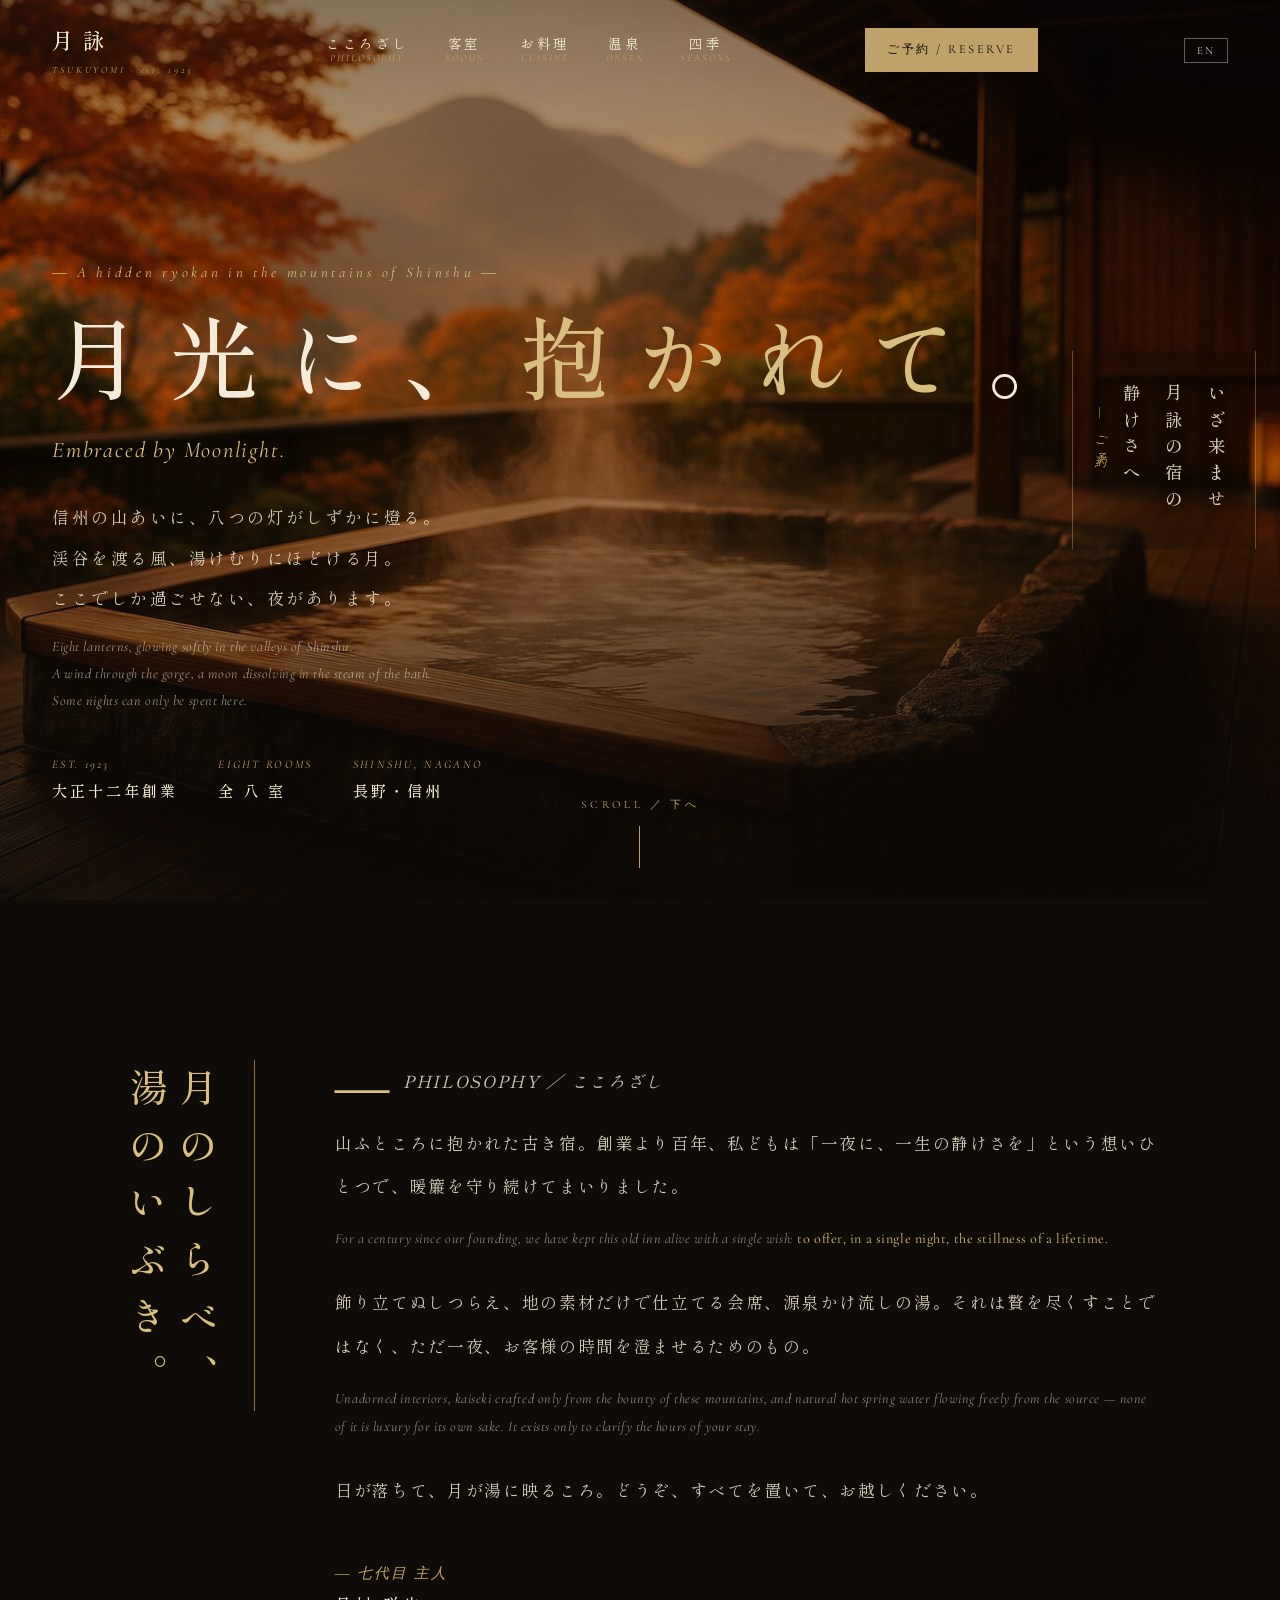
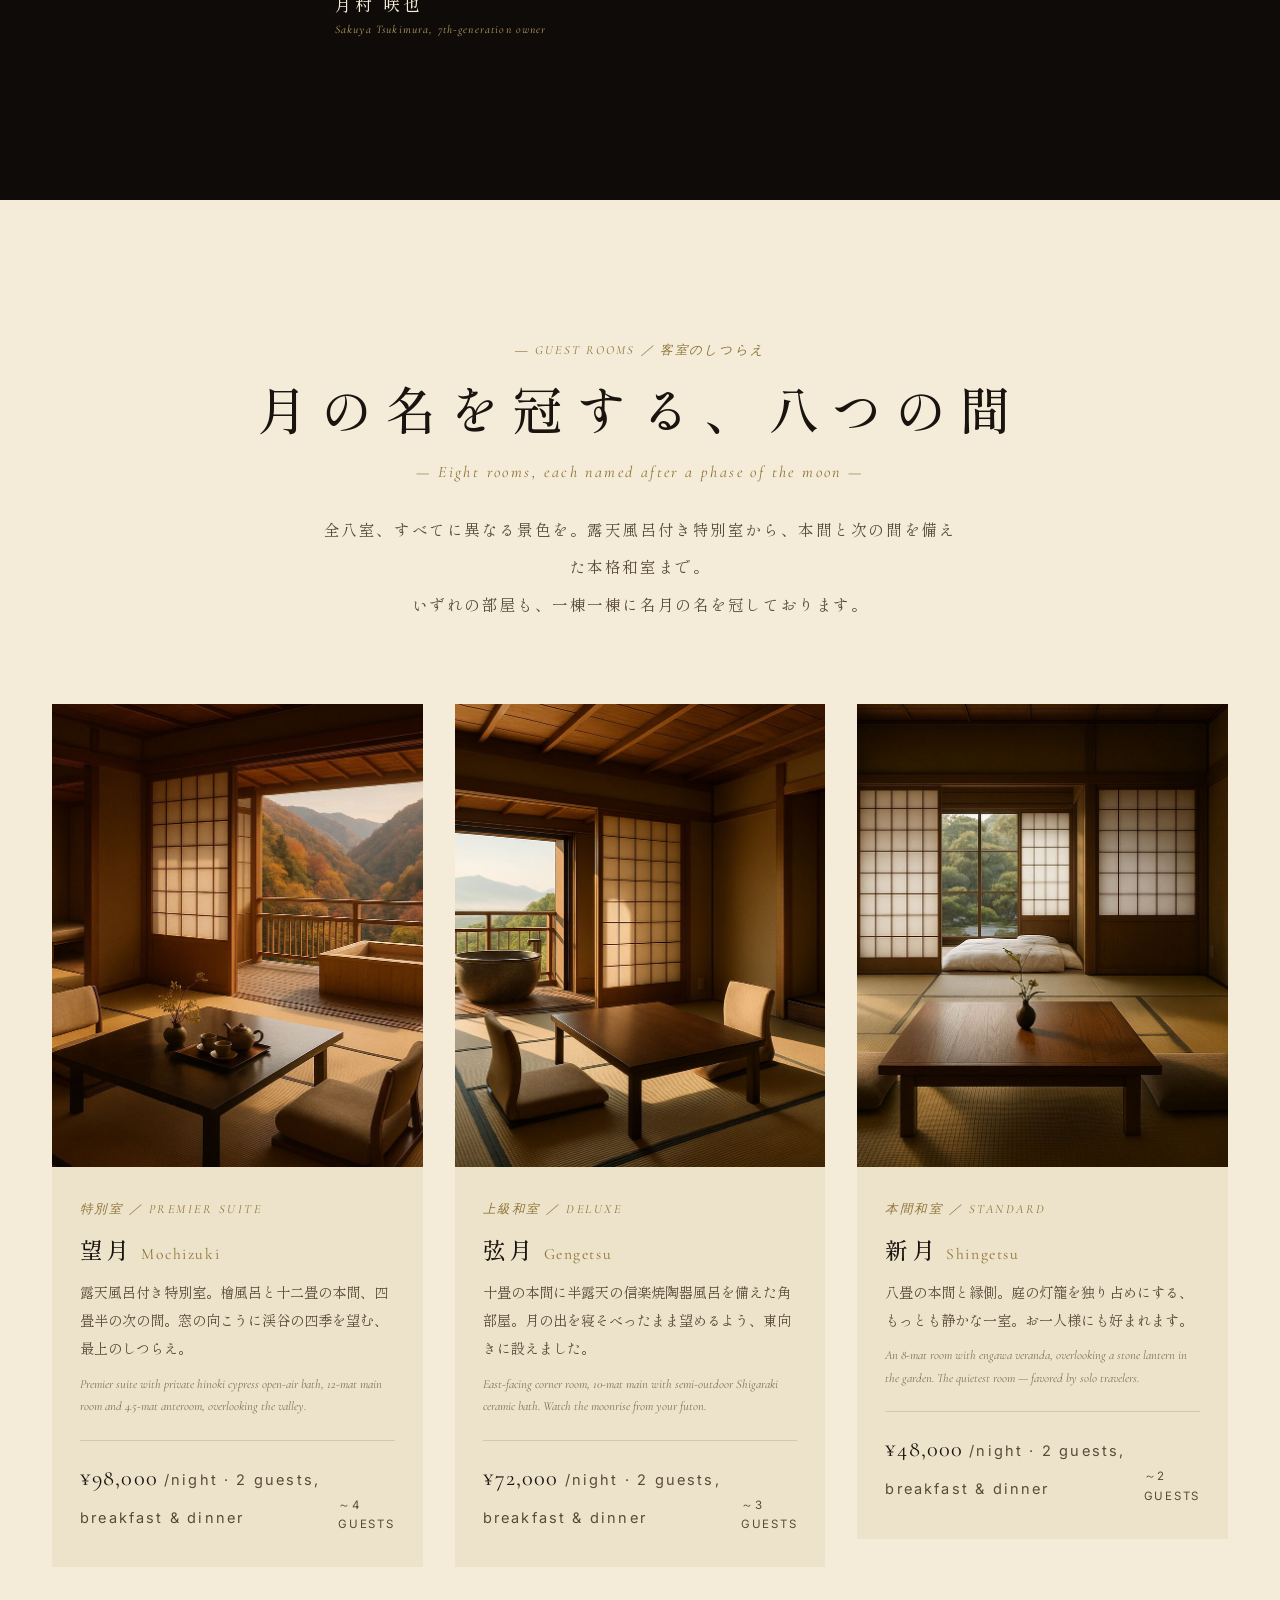
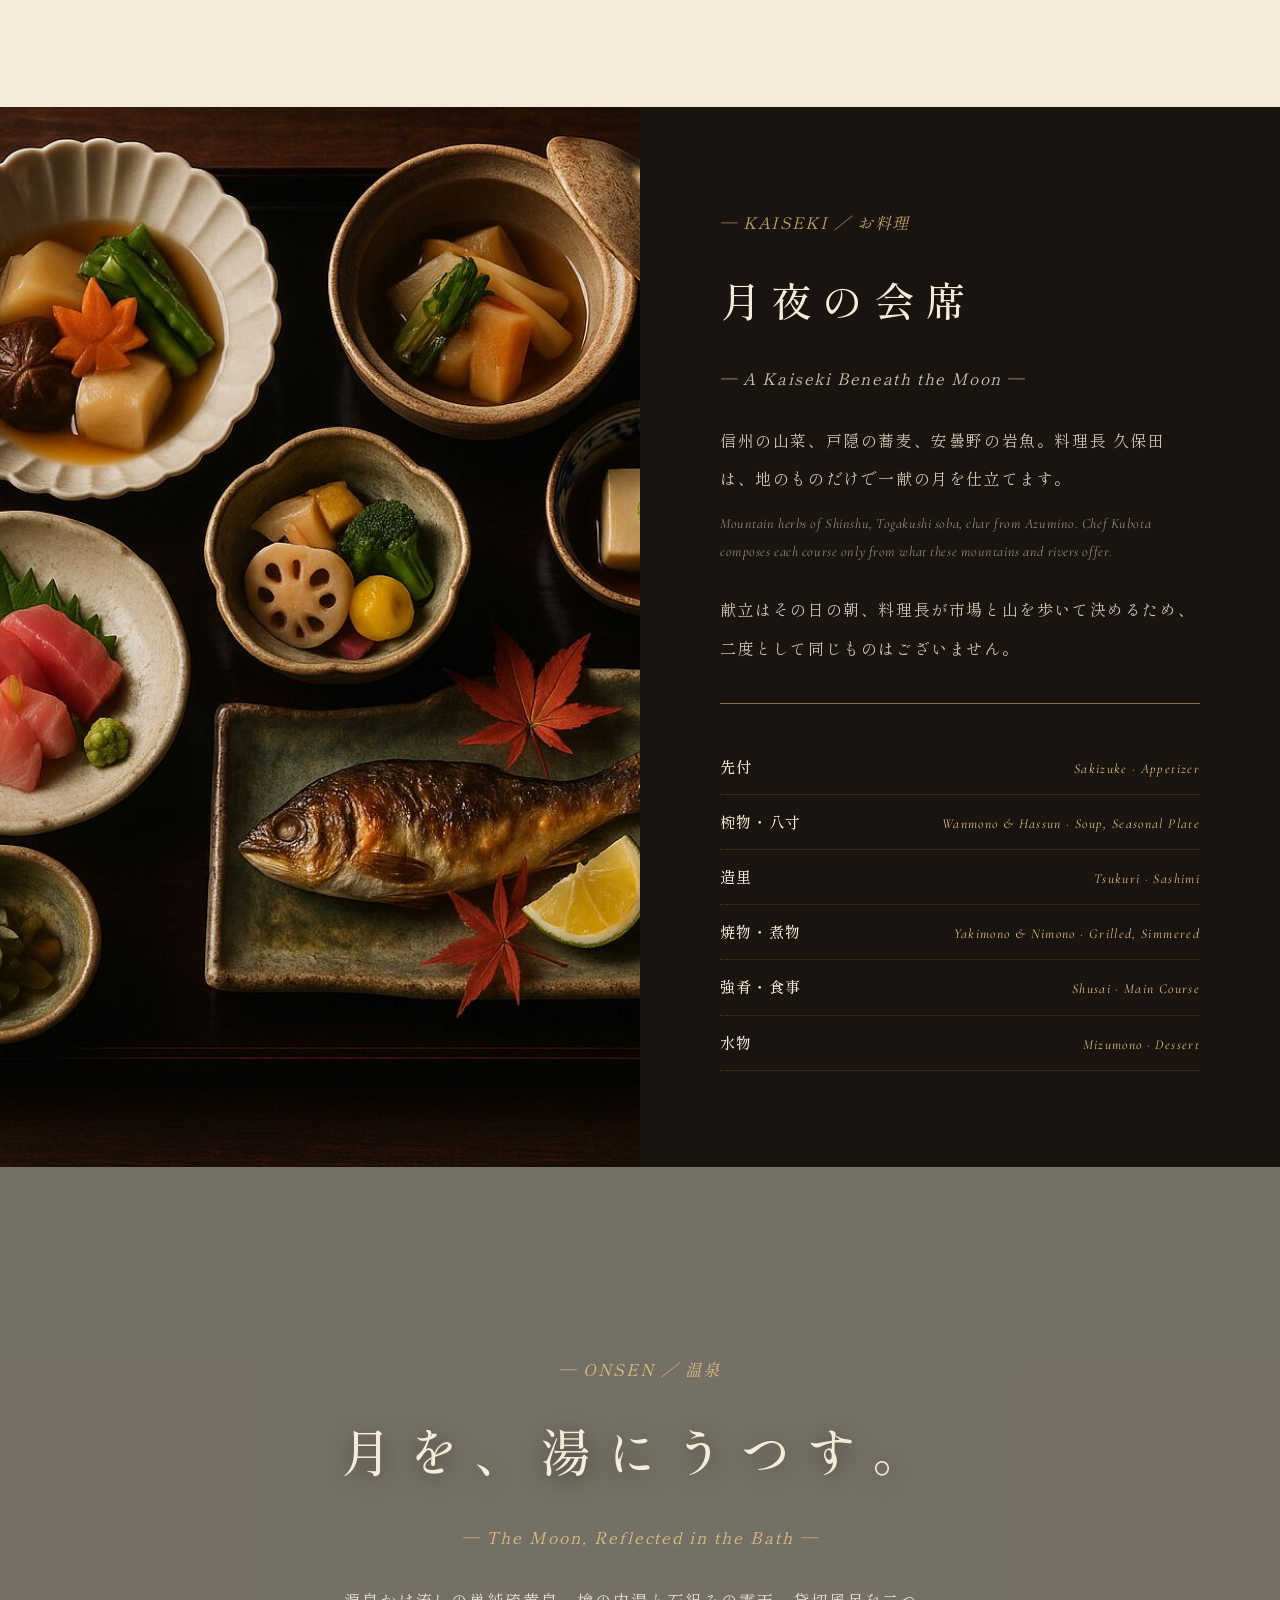
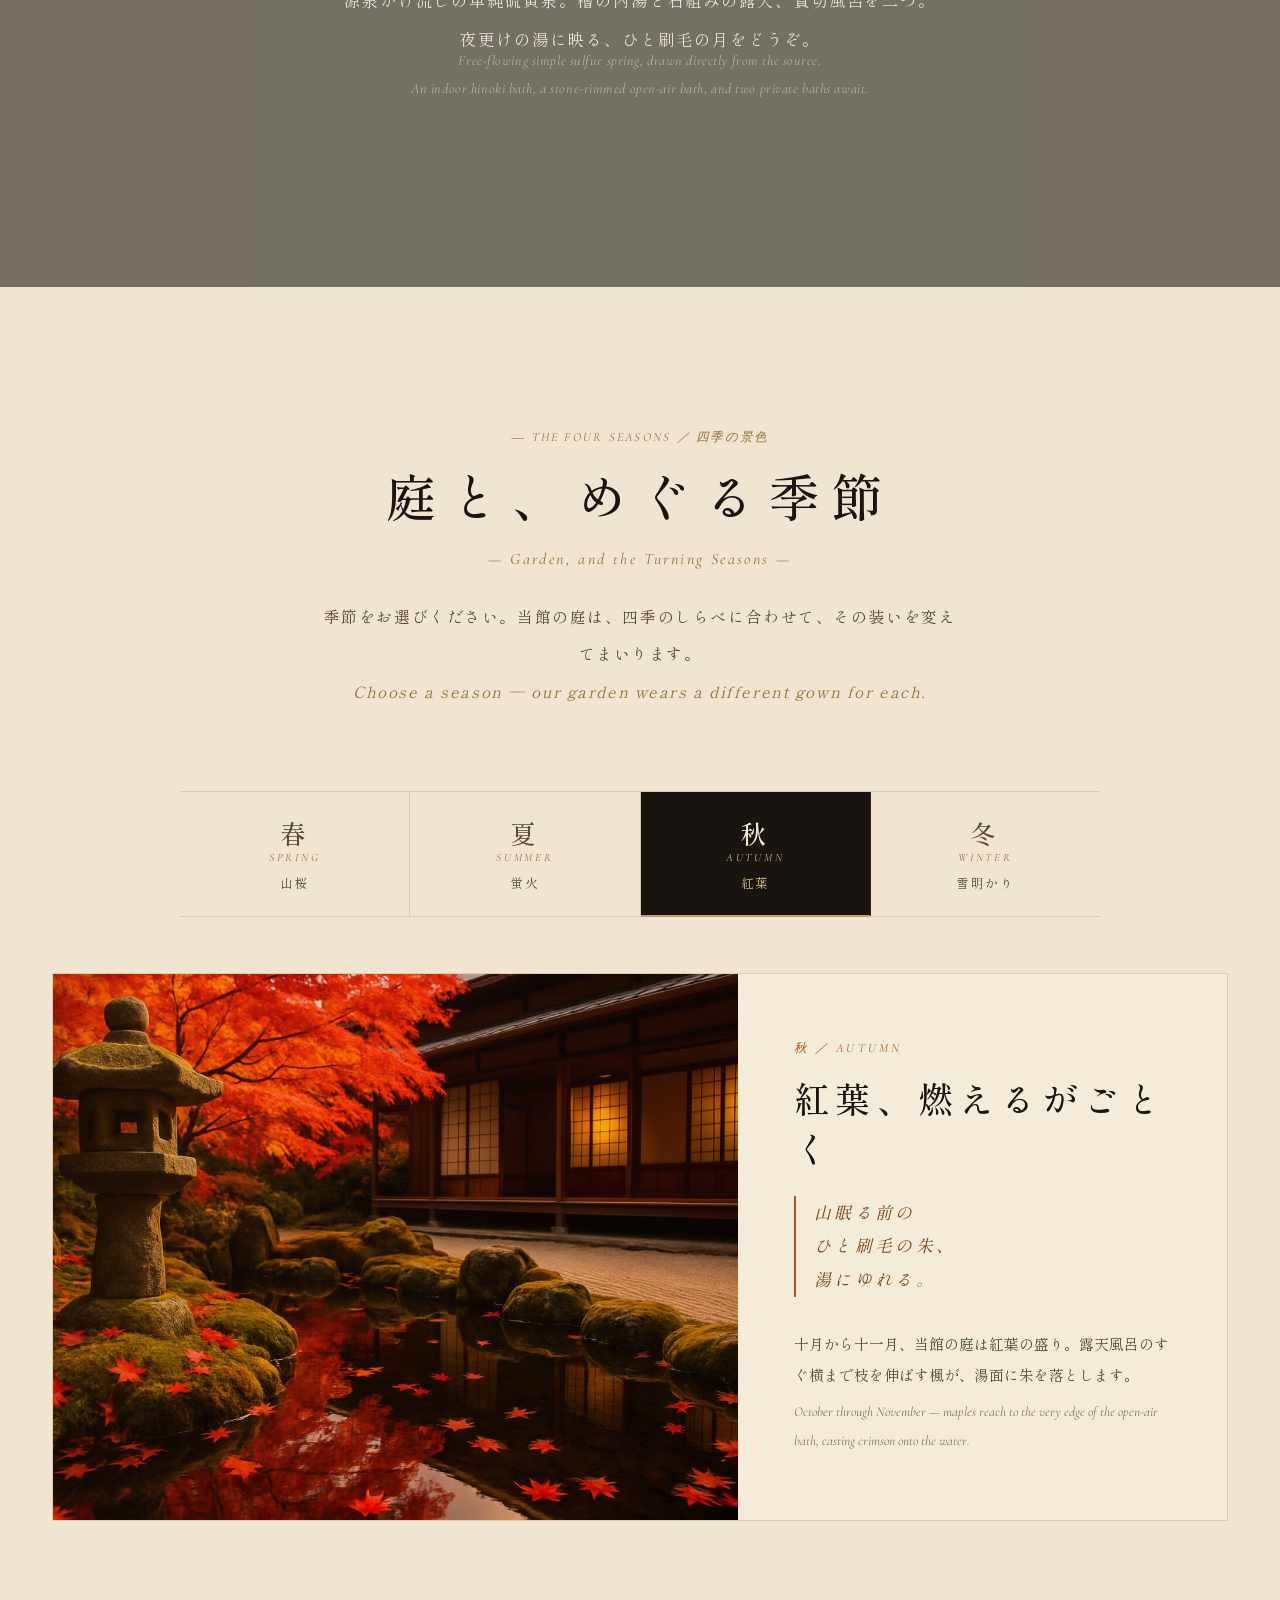
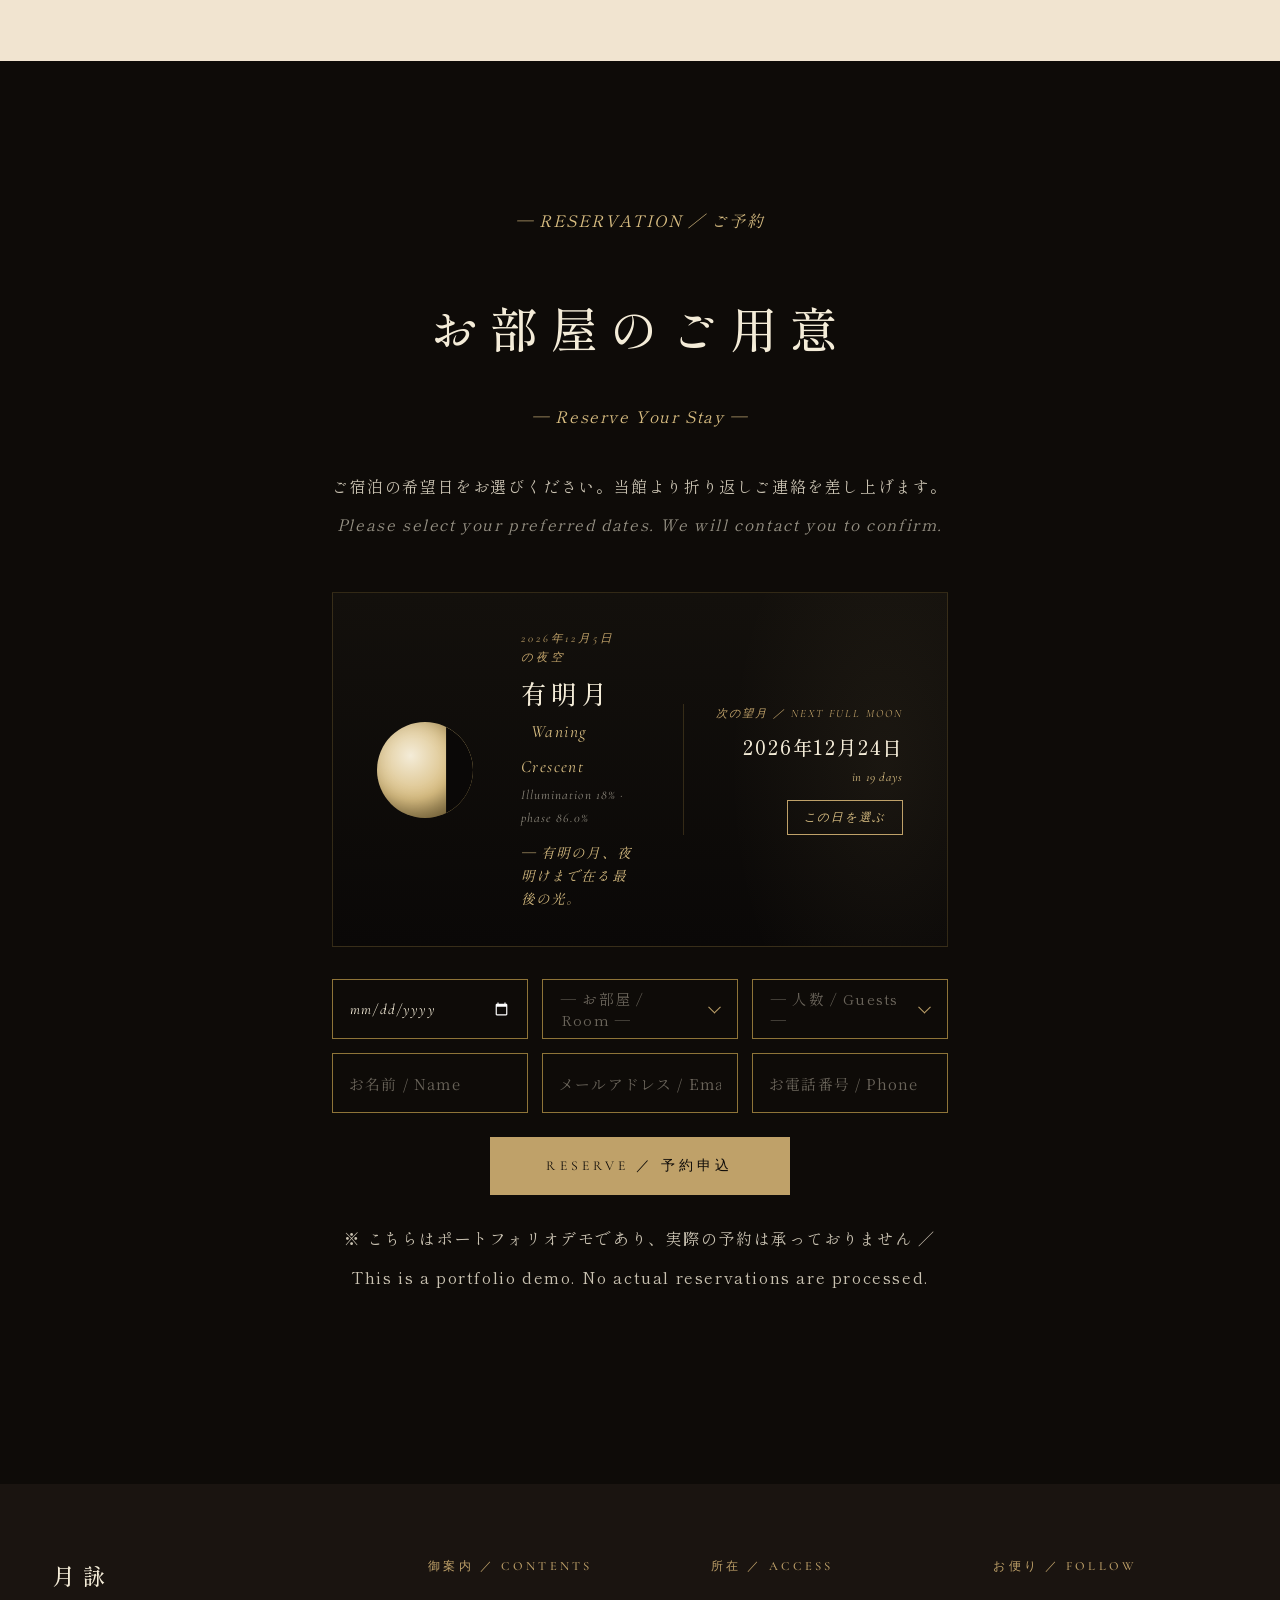
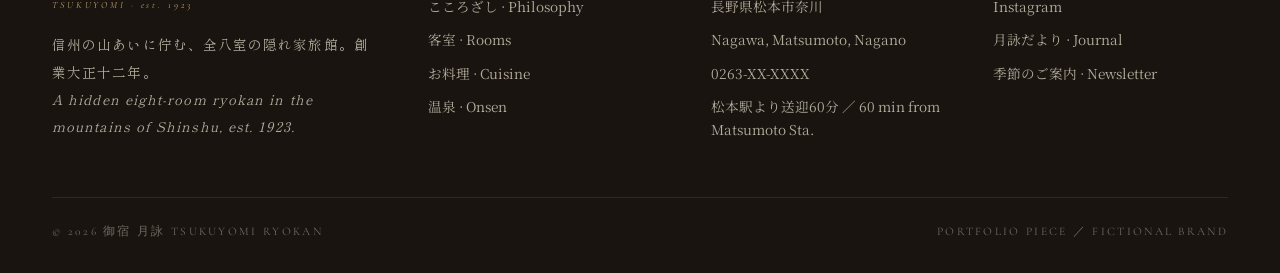
<file: index.html>
<!DOCTYPE html>
<html lang="ja">
<head>
<meta charset="UTF-8">
<meta name="viewport" content="width=device-width,initial-scale=1">
<title>月詠 Tsukuyomi | A Hidden Ryokan in Shinshu — 信州の隠れ家旅館</title>
<meta name="description" content="A century-old hidden ryokan nestled in the mountains of Shinshu. Eight rooms, private hot springs, seasonal kaiseki cuisine.">
<link rel="preconnect" href="https://fonts.googleapis.com">
<link rel="preconnect" href="https://fonts.gstatic.com" crossorigin>
<link href="https://fonts.googleapis.com/css2?family=Cormorant+Garamond:ital,wght@0,400;0,500;0,600;1,400;1,500&family=Inter:wght@300;400;500&family=Noto+Serif+JP:wght@300;400;500&family=Shippori+Mincho:wght@400;500;600&display=swap" rel="stylesheet">
<link rel="stylesheet" href="styles.css">
</head>
<body>

<!-- Preloader -->
<div id="preloader">
  <div class="preloader__moon">
    <svg class="preloader__svg" viewBox="0 0 100 100" xmlns="http://www.w3.org/2000/svg">
      <defs>
        <mask id="lunar-mask">
          <circle cx="50" cy="50" r="49" fill="white"/>
          <circle class="preloader__shadow-circle" cx="15" cy="50" r="46" fill="black"/>
        </mask>
      </defs>
      <image href="images/preloader-moon.jpg" x="1" y="1" width="98" height="98"
             preserveAspectRatio="xMidYMid slice" mask="url(#lunar-mask)"/>
    </svg>
    <div class="preloader__glow"></div>
  </div>
  <p class="preloader__name">月詠</p>
  <p class="preloader__sub">TSUKUYOMI · est. 1923</p>
</div>

<!-- Vertical Haiku Telop -->
<aside class="haiku-telop" id="haiku" aria-hidden="true">
  <div class="haiku-frame">
    <p class="haiku-text" id="haiku-text">山深く<br>月の湯けむり<br>ほどけけり</p>
    <p class="haiku-author" id="haiku-author">― 月詠</p>
  </div>
</aside>

<header class="hd" id="hd">
  <div class="wrap hd__row">
    <a href="#" class="hd__logo">月詠<small>TSUKUYOMI · est. 1923</small></a>
    <nav class="hd__nav">
      <a href="#concept"><span class="nav-jp">こころざし</span><span class="nav-en">Philosophy</span></a>
      <a href="#rooms"><span class="nav-jp">客室</span><span class="nav-en">Rooms</span></a>
      <a href="#cuisine"><span class="nav-jp">お料理</span><span class="nav-en">Cuisine</span></a>
      <a href="#onsen"><span class="nav-jp">温泉</span><span class="nav-en">Onsen</span></a>
      <a href="#garden"><span class="nav-jp">四季</span><span class="nav-en">Seasons</span></a>
    </nav>
    <a href="#book" class="hd__cta">ご予約 / Reserve</a>
    <button class="lang-btn" id="lang-btn" aria-label="言語切替">EN</button>
  </div>
</header>

<!-- HERO -->
<section class="hero">
  <div class="hero__img" style="background-image:url('images/hero-rotenburo.jpg')"></div>
  <div class="hero__inner">
    <div class="hero__col">
      <p class="hero__sub">― A hidden ryokan in the mountains of Shinshu ―</p>
      <h1 class="hero__title">月光に、<em>抱かれて</em>。</h1>
      <p class="hero__en">Embraced by Moonlight.</p>
      <p class="hero__lead">
        信州の山あいに、八つの灯がしずかに燈る。<br>
        渓谷を渡る風、湯けむりにほどける月。<br>
        ここでしか過ごせない、夜があります。
      </p>
      <p class="hero__lead-en">
        Eight lanterns, glowing softly in the valleys of Shinshu.<br>
        A wind through the gorge, a moon dissolving in the steam of the bath.<br>
        Some nights can only be spent here.
      </p>
      <div class="hero__meta">
        <div><span>Est. 1923</span><b>大正十二年創業</b></div>
        <div><span>Eight Rooms</span><b>全 八 室</b></div>
        <div><span>Shinshu, Nagano</span><b>長野・信州</b></div>
      </div>
    </div>
  </div>
  <div class="hero__scroll">SCROLL ／ 下へ</div>
</section>

<!-- CONCEPT -->
<section class="concept" id="concept">
  <div class="concept__inner">
    <h2 class="concept__vtitle" data-jp="月のしらべ、<br>湯のいぶき。" data-en="The Moon's Melody,<br>The Breath of the Bath.">月のしらべ、<br>湯のいぶき。</h2>
    <div class="concept__body">
      <p class="kicker" style="margin-bottom:18px">― Philosophy ／ こころざし</p>
      <p class="j">
        山ふところに抱かれた古き宿。創業より百年、私どもは「一夜に、一生の静けさを」という想いひとつで、暖簾を守り続けてまいりました。
      </p>
      <p class="en">
        For a century since our founding, we have kept this old inn alive with a single wish: <em>to offer, in a single night, the stillness of a lifetime.</em>
      </p>
      <p class="j">
        飾り立てぬしつらえ、地の素材だけで仕立てる会席、源泉かけ流しの湯。それは贅を尽くすことではなく、ただ一夜、お客様の時間を澄ませるためのもの。
      </p>
      <p class="en">
        Unadorned interiors, kaiseki crafted only from the bounty of these mountains, and natural hot spring water flowing freely from the source — none of it is luxury for its own sake. It exists only to clarify the hours of your stay.
      </p>
      <p class="j">
        日が落ちて、月が湯に映るころ。どうぞ、すべてを置いて、お越しください。
      </p>
      <div class="concept__sign">
        ― 七代目 主人<b>月村 咲也<i>Sakuya Tsukimura, 7th-generation owner</i></b>
      </div>
    </div>
  </div>
</section>

<!-- ROOMS -->
<section class="sec rooms" id="rooms">
  <div class="wrap">
    <div class="sec__head">
      <p class="kicker">― Guest Rooms ／ 客室のしつらえ</p>
      <h2 class="sec__title" data-jp="月の名を冠する、八つの間" data-en="Eight Rooms Named for the Moon">月の名を冠する、八つの間</h2>
      <p class="sec__sub">— Eight rooms, each named after a phase of the moon —</p>
      <p class="sec__lead">
        全八室、すべてに異なる景色を。露天風呂付き特別室から、本間と次の間を備えた本格和室まで。<br>
        いずれの部屋も、一棟一棟に名月の名を冠しております。
      </p>
    </div>

    <div class="rooms__grid">
      <a href="room-mochizuki.html" class="room__link">
        <article class="room">
          <div class="room__img"><img src="images/room-mochizuki.jpg" alt="望月の間"></div>
          <div class="room__body">
            <p class="room__cat">特別室 ／ Premier Suite</p>
            <h3 class="room__name">望月<em>Mochizuki</em></h3>
            <p class="room__desc">露天風呂付き特別室。檜風呂と十二畳の本間、四畳半の次の間。窓の向こうに渓谷の四季を望む、最上のしつらえ。</p>
            <p class="room__desc-en"><em>Premier suite with private hinoki cypress open-air bath, 12-mat main room and 4.5-mat anteroom, overlooking the valley.</em></p>
            <div class="room__meta">
              <div class="room__price">¥98,000<small>/night · 2 guests, breakfast & dinner</small></div>
              <span class="room__cap">～4 GUESTS</span>
            </div>
          </div>
        </article>
      </a>

      <a href="room-gengetsu.html" class="room__link">
        <article class="room">
          <div class="room__img"><img src="images/room-gengetsu.jpg" alt="弦月の間"></div>
          <div class="room__body">
            <p class="room__cat">上級和室 ／ Deluxe</p>
            <h3 class="room__name">弦月<em>Gengetsu</em></h3>
            <p class="room__desc">十畳の本間に半露天の信楽焼陶器風呂を備えた角部屋。月の出を寝そべったまま望めるよう、東向きに設えました。</p>
            <p class="room__desc-en"><em>East-facing corner room, 10-mat main with semi-outdoor Shigaraki ceramic bath. Watch the moonrise from your futon.</em></p>
            <div class="room__meta">
              <div class="room__price">¥72,000<small>/night · 2 guests, breakfast & dinner</small></div>
              <span class="room__cap">～3 GUESTS</span>
            </div>
          </div>
        </article>
      </a>

      <a href="room-shingetsu.html" class="room__link">
        <article class="room">
          <div class="room__img"><img src="images/room-washitsu.jpg" alt="新月の間"></div>
          <div class="room__body">
            <p class="room__cat">本間和室 ／ Standard</p>
            <h3 class="room__name">新月<em>Shingetsu</em></h3>
            <p class="room__desc">八畳の本間と縁側。庭の灯籠を独り占めにする、もっとも静かな一室。お一人様にも好まれます。</p>
            <p class="room__desc-en"><em>An 8-mat room with engawa veranda, overlooking a stone lantern in the garden. The quietest room — favored by solo travelers.</em></p>
            <div class="room__meta">
              <div class="room__price">¥48,000<small>/night · 2 guests, breakfast & dinner</small></div>
              <span class="room__cap">～2 GUESTS</span>
            </div>
          </div>
        </article>
      </a>
    </div>
  </div>
</section>

<!-- CUISINE -->
<section class="cuisine" id="cuisine">
  <div class="cuisine__layout">
    <div class="cuisine__img" style="background-image:url('images/kaiseki.jpg')"></div>
    <div class="cuisine__copy">
      <p class="kicker">― Kaiseki ／ お料理</p>
      <h2 data-jp="月夜の会席" data-en="Kaiseki Beneath the Moon">月夜の会席</h2>
      <p class="sec__sub" style="margin-bottom:24px">— A Kaiseki Beneath the Moon —</p>
      <p class="j">
        信州の山菜、戸隠の蕎麦、安曇野の岩魚。料理長 久保田は、地のものだけで一献の月を仕立てます。
      </p>
      <p class="en">
        Mountain herbs of Shinshu, Togakushi soba, char from Azumino. Chef Kubota composes each course only from what these mountains and rivers offer.
      </p>
      <p class="j">
        献立はその日の朝、料理長が市場と山を歩いて決めるため、二度として同じものはございません。
      </p>
      <ul class="menu">
        <li><span>先付</span><em>Sakizuke · Appetizer</em></li>
        <li><span>椀物・八寸</span><em>Wanmono & Hassun · Soup, Seasonal Plate</em></li>
        <li><span>造里</span><em>Tsukuri · Sashimi</em></li>
        <li><span>焼物・煮物</span><em>Yakimono & Nimono · Grilled, Simmered</em></li>
        <li><span>強肴・食事</span><em>Shusai · Main Course</em></li>
        <li><span>水物</span><em>Mizumono · Dessert</em></li>
      </ul>
    </div>
  </div>
</section>

<!-- ONSEN -->
<section class="onsen" id="onsen" style="background-image:url('images/onsen-interior.jpg')">
  <div class="onsen__copy">
    <p class="kicker">― Onsen ／ 温泉</p>
    <h2 data-jp="月を、湯にうつす。" data-en="The Moon, Reflected in the Bath.">月を、湯にうつす。</h2>
    <p class="sec__sub" style="color:var(--gold-l);margin-bottom:24px">— The Moon, Reflected in the Bath —</p>
    <p class="j">
      源泉かけ流しの単純硫黄泉。檜の内湯と石組みの露天、貸切風呂を二つ。<br>
      夜更けの湯に映る、ひと刷毛の月をどうぞ。
    </p>
    <p class="en">
      Free-flowing simple sulfur spring, drawn directly from the source.<br>
      An indoor hinoki bath, a stone-rimmed open-air bath, and two private baths await.
    </p>
  </div>
</section>

<!-- GARDEN — Seasonal Switcher -->
<section class="sec garden" id="garden" data-season="autumn">
  <div class="wrap">
    <div class="sec__head">
      <p class="kicker">― The Four Seasons ／ 四季の景色</p>
      <h2 class="sec__title" data-jp="庭と、めぐる季節" data-en="Garden and the Turning Seasons">庭と、めぐる季節</h2>
      <p class="sec__sub">— Garden, and the Turning Seasons —</p>
      <p class="sec__lead">
        季節をお選びください。当館の庭は、四季のしらべに合わせて、その装いを変えてまいります。<br>
        <em style="color:var(--gold-d);font-style:italic">Choose a season — our garden wears a different gown for each.</em>
      </p>
    </div>

    <div class="season-tabs" role="tablist">
      <button class="st" data-season="spring" role="tab"><span class="st__jp">春</span><span class="st__en">Spring</span><span class="st__copy">山桜</span></button>
      <button class="st" data-season="summer" role="tab"><span class="st__jp">夏</span><span class="st__en">Summer</span><span class="st__copy">蛍火</span></button>
      <button class="st is-active" data-season="autumn" role="tab"><span class="st__jp">秋</span><span class="st__en">Autumn</span><span class="st__copy">紅葉</span></button>
      <button class="st" data-season="winter" role="tab"><span class="st__jp">冬</span><span class="st__en">Winter</span><span class="st__copy">雪明かり</span></button>
    </div>

    <div class="season-stage" id="season-stage">
      <div class="season-img" id="season-img" style="background-image:url('images/season-autumn.jpg')"></div>
      <div class="season-copy">
        <p class="season-eyebrow" id="season-eyebrow">秋 ／ Autumn</p>
        <h3 class="season-title" id="season-title">紅葉、燃えるがごとく</h3>
        <p class="season-haiku" id="season-haiku">山眠る前の<br>ひと刷毛の朱、<br>湯にゆれる。</p>
        <p class="season-lead" id="season-lead">
          十月から十一月、当館の庭は紅葉の盛り。露天風呂のすぐ横まで枝を伸ばす楓が、湯面に朱を落とします。<br>
          <em>October through November — maples reach to the very edge of the open-air bath, casting crimson onto the water.</em>
        </p>
      </div>
    </div>
  </div>
</section>

<!-- BOOK -->
<section class="book" id="book">
  <div class="book__inner">
    <p class="kicker" style="color:var(--gold-l)">― Reservation ／ ご予約</p>
    <h2 data-jp="お部屋のご用意" data-en="Reserve Your Stay">お部屋のご用意</h2>
    <p class="sec__sub" style="color:var(--gold-l);margin-bottom:32px">— Reserve Your Stay —</p>
    <p>
      ご宿泊の希望日をお選びください。当館より折り返しご連絡を差し上げます。<br>
      <em style="color:rgba(244,236,216,0.6)">Please select your preferred dates. We will contact you to confirm.</em>
    </p>

    <!-- Moon Phase Display -->
    <div class="moon-panel" id="moon-panel">
      <div class="moon-vis">
        <div class="moon-disk" id="moon-disk"><span class="moon-shadow" id="moon-shadow"></span></div>
        <div class="moon-glow" id="moon-glow"></div>
      </div>
      <div class="moon-info">
        <p class="moon-label" id="moon-label">月詠の夜空</p>
        <p class="moon-name" id="moon-name">日付をお選びください</p>
        <p class="moon-meta" id="moon-meta">Select a date to see the moon phase</p>
        <p class="moon-quote" id="moon-quote"></p>
      </div>
      <div class="moon-next" id="moon-next">
        <span class="moon-next-label">次の望月 ／ Next Full Moon</span>
        <b id="next-full-date">―</b>
        <small id="next-full-rel"></small>
        <button type="button" class="moon-next-btn" id="pick-full">この日を選ぶ</button>
      </div>
    </div>

    <form class="book__form" id="book-form" onsubmit="event.preventDefault();document.getElementById('book-msg').style.display='block';this.reset();document.querySelectorAll('.cs__current').forEach(el=>{el.textContent=el.dataset.placeholder;el.classList.remove('is-filled')});resetMoon();">
      <input type="date" id="book-date" required>

      <div class="cs" data-name="room">
        <button type="button" class="cs__current" data-placeholder="― お部屋 / Room ―">― お部屋 / Room ―</button>
        <ul class="cs__list" role="listbox">
          <li data-value="望月 Mochizuki（特別室）"><span>望月 <em>Mochizuki</em></span><small>特別室・露天風呂付</small></li>
          <li data-value="弦月 Gengetsu（上級和室）"><span>弦月 <em>Gengetsu</em></span><small>上級和室・半露天</small></li>
          <li data-value="新月 Shingetsu（本間和室）"><span>新月 <em>Shingetsu</em></span><small>本間和室・縁側付</small></li>
        </ul>
        <input type="hidden" name="room" required>
      </div>

      <div class="cs" data-name="guests">
        <button type="button" class="cs__current" data-placeholder="― 人数 / Guests ―">― 人数 / Guests ―</button>
        <ul class="cs__list" role="listbox">
          <li data-value="1 名 / 1 guest"><span>一名様</span><small>1 guest</small></li>
          <li data-value="2 名 / 2 guests"><span>二名様</span><small>2 guests</small></li>
          <li data-value="3 名 / 3 guests"><span>三名様</span><small>3 guests</small></li>
          <li data-value="4 名 / 4 guests"><span>四名様</span><small>4 guests</small></li>
        </ul>
        <input type="hidden" name="guests" required>
      </div>

      <input type="text" placeholder="お名前 / Name" required>
      <input type="email" placeholder="メールアドレス / Email" required>
      <input type="tel" placeholder="お電話番号 / Phone" required>
    </form>
    <button class="btn-gold" onclick="document.getElementById('book-form').requestSubmit()">RESERVE ／ 予約申込</button>
    <p id="book-msg" style="display:none;color:var(--gold-l);margin-top:32px;font-family:var(--jp-mincho);letter-spacing:0.15em">▸ ご予約リクエストを承りました（デモ）／ Reservation request received (demo)</p>
    <p class="book__note">※ こちらはポートフォリオデモであり、実際の予約は承っておりません ／ This is a portfolio demo. No actual reservations are processed.</p>
  </div>
</section>

<!-- FOOTER -->
<footer class="ft">
  <div class="wrap">
    <div class="ft__row">
      <div class="ft__brand">
        <a href="#" class="hd__logo">月詠<small>TSUKUYOMI · est. 1923</small></a>
        <p>信州の山あいに佇む、全八室の隠れ家旅館。創業大正十二年。<br><em>A hidden eight-room ryokan in the mountains of Shinshu, est. 1923.</em></p>
      </div>
      <div>
        <h4>御案内 ／ Contents</h4>
        <ul>
          <li><a href="#concept">こころざし · Philosophy</a></li>
          <li><a href="#rooms">客室 · Rooms</a></li>
          <li><a href="#cuisine">お料理 · Cuisine</a></li>
          <li><a href="#onsen">温泉 · Onsen</a></li>
        </ul>
      </div>
      <div>
        <h4>所在 ／ Access</h4>
        <ul>
          <li>長野県松本市奈川</li>
          <li>Nagawa, Matsumoto, Nagano</li>
          <li>0263-XX-XXXX</li>
          <li>松本駅より送迎60分 ／ 60 min from Matsumoto Sta.</li>
        </ul>
      </div>
      <div>
        <h4>お便り ／ Follow</h4>
        <ul>
          <li><a href="#">Instagram</a></li>
          <li><a href="#">月詠だより · Journal</a></li>
          <li><a href="#">季節のご案内 · Newsletter</a></li>
        </ul>
      </div>
    </div>
    <div class="ft__bottom">
      <span>© 2026 御宿 月詠 TSUKUYOMI RYOKAN</span>
      <span>PORTFOLIO PIECE ／ FICTIONAL BRAND</span>
    </div>
  </div>
</footer>

<script>
  // Language toggle
  (function(){
    const btn = document.getElementById('lang-btn');
    const i18nEls = document.querySelectorAll('[data-jp][data-en]');
    function setLang(lang) {
      const en = lang === 'en';
      document.body.classList.toggle('lang-en', en);
      btn.textContent = en ? 'JP' : 'EN';
      i18nEls.forEach(el => { el.innerHTML = en ? el.dataset.en : el.dataset.jp; });
      localStorage.setItem('tsukuyomi-lang', lang);
    }
    btn.addEventListener('click', () => setLang(document.body.classList.contains('lang-en') ? 'jp' : 'en'));
    const saved = localStorage.getItem('tsukuyomi-lang');
    if (saved === 'en') setLang('en');
  })();

  // Preloader
  document.body.style.overflow = 'hidden';
  setTimeout(() => {
    const pre = document.getElementById('preloader');
    pre.classList.add('is-done');
    setTimeout(() => { pre.remove(); document.body.style.overflow = ''; }, 1000);
  }, 2800);

  const hd = document.getElementById('hd');
  window.addEventListener('scroll', () => {
    hd.classList.toggle('is-scrolled', window.scrollY > 60);
  });

  // Custom Select
  document.querySelectorAll('.cs').forEach(cs => {
    const btn = cs.querySelector('.cs__current');
    const list = cs.querySelector('.cs__list');
    const hidden = cs.querySelector('input[type=hidden]');
    btn.addEventListener('click', e => {
      e.stopPropagation();
      document.querySelectorAll('.cs.is-open').forEach(o => { if (o !== cs) o.classList.remove('is-open'); });
      cs.classList.toggle('is-open');
    });
    list.querySelectorAll('li').forEach(li => {
      li.addEventListener('click', () => {
        const val = li.dataset.value;
        hidden.value = val;
        btn.innerHTML = li.querySelector('span').innerHTML + ' <small style="opacity:.7;font-family:var(--serif);font-style:italic;font-size:0.75em;letter-spacing:0.08em;margin-left:8px">' + li.querySelector('small').textContent + '</small>';
        btn.classList.add('is-filled');
        cs.classList.remove('is-open');
      });
    });
  });
  document.addEventListener('click', () => {
    document.querySelectorAll('.cs.is-open').forEach(o => o.classList.remove('is-open'));
  });
  document.addEventListener('keydown', e => {
    if (e.key === 'Escape') document.querySelectorAll('.cs.is-open').forEach(o => o.classList.remove('is-open'));
  });

  /* === Moon Phase Calendar === */
  const SYNODIC = 29.53058867;
  const REF_NEW_MOON_JD = 2451550.1; // 2000-01-06 18:14 UTC

  function dateToJD(d) {
    return d.getTime() / 86400000 + 2440587.5;
  }
  function moonPhase(date) {
    const phase = (((dateToJD(date) - REF_NEW_MOON_JD) / SYNODIC) % 1 + 1) % 1;
    return phase; // 0..1
  }
  function illumination(phase) {
    return Math.round((1 - Math.cos(phase * 2 * Math.PI)) / 2 * 100);
  }

  const PHASES = [
    {min:0.000, max:0.030, name:'新月',     en:'New Moon',         poem:'闇に沈む夜、星のしらべに耳を澄ませて。'},
    {min:0.030, max:0.220, name:'三日月',   en:'Waxing Crescent',  poem:'細き月、若き光のはじまり。'},
    {min:0.220, max:0.290, name:'上弦の月', en:'First Quarter',    poem:'半月かかる夜、湯気の向こうに月の弓。'},
    {min:0.290, max:0.470, name:'十三夜月', en:'Waxing Gibbous',   poem:'十三夜、満ちる前の慎み深き光。'},
    {min:0.470, max:0.530, name:'望月',     en:'Full Moon',        poem:'月詠の夜にあらまほしき、満ち足りた望月。'},
    {min:0.530, max:0.710, name:'居待月',   en:'Waning Gibbous',   poem:'居待の月、ゆるりと巡る秋の宵。'},
    {min:0.710, max:0.780, name:'下弦の月', en:'Last Quarter',     poem:'弓張月、しずかに欠けゆくしらべ。'},
    {min:0.780, max:1.001, name:'有明月',   en:'Waning Crescent',  poem:'有明の月、夜明けまで在る最後の光。'},
  ];
  function phaseInfo(phase) {
    return PHASES.find(p => phase >= p.min && phase < p.max) || PHASES[0];
  }

  function renderMoon(phase) {
    const shadow = document.getElementById('moon-shadow');
    // Render shadow as inset clip-path: waxing -> shadow recedes from right; waning -> shadow grows from right
    let clipPath;
    if (phase < 0.5) {
      // waxing: lit grows from right side
      const litFrac = phase * 2; // 0..1
      // shadow covers right (1 - litFrac)
      const right = (1 - litFrac) * 100;
      clipPath = `inset(0 ${right}% 0 0)`;
    } else {
      // waning: lit recedes from right side
      const litFrac = (1 - phase) * 2; // 1..0
      const left = (1 - litFrac) * 100;
      clipPath = `inset(0 0 0 ${left}%)`;
    }
    shadow.style.clipPath = clipPath;
  }

  function findNextFullMoon(from) {
    let d = new Date(from);
    for (let i = 0; i < 35; i++) {
      const p = moonPhase(d);
      if (p >= 0.47 && p <= 0.53) {
        // refine to closest day to phase 0.5
        let best = d, bestDiff = Math.abs(p - 0.5);
        for (let j = -2; j <= 2; j++) {
          const dt = new Date(d); dt.setDate(d.getDate() + j);
          const diff = Math.abs(moonPhase(dt) - 0.5);
          if (diff < bestDiff) { best = dt; bestDiff = diff; }
        }
        return best;
      }
      d.setDate(d.getDate() + 1);
    }
    return null;
  }

  function fmtJP(d) {
    return `${d.getFullYear()}年${d.getMonth()+1}月${d.getDate()}日`;
  }
  function daysUntil(d) {
    const today = new Date(); today.setHours(0,0,0,0);
    const t = new Date(d); t.setHours(0,0,0,0);
    return Math.round((t - today) / 86400000);
  }

  function updateMoonForDate(date) {
    const phase = moonPhase(date);
    const info = phaseInfo(phase);
    const ill = illumination(phase);
    const panel = document.getElementById('moon-panel');
    const nameEl = document.getElementById('moon-name');
    const metaEl = document.getElementById('moon-meta');
    const quoteEl = document.getElementById('moon-quote');
    const labelEl = document.getElementById('moon-label');

    labelEl.textContent = fmtJP(date) + ' の夜空';
    nameEl.innerHTML = `${info.name} <em>${info.en}</em>`;
    metaEl.textContent = `Illumination ${ill}% · phase ${(phase*100).toFixed(1)}%`;
    quoteEl.textContent = `― ${info.poem}`;
    quoteEl.classList.add('is-shown');
    panel.classList.toggle('is-full', info.name === '望月');

    renderMoon(phase);
  }

  function resetMoon() {
    document.getElementById('moon-label').textContent = '月詠の夜空';
    document.getElementById('moon-name').textContent = '日付をお選びください';
    document.getElementById('moon-meta').textContent = 'Select a date to see the moon phase';
    document.getElementById('moon-quote').classList.remove('is-shown');
    document.getElementById('moon-panel').classList.remove('is-full');
    renderMoon(0);
  }
  window.resetMoon = resetMoon;

  // Init: show today + next full moon
  const today = new Date();
  updateMoonForDate(today);

  const nextFull = findNextFullMoon(today);
  if (nextFull) {
    document.getElementById('next-full-date').textContent = fmtJP(nextFull);
    const days = daysUntil(nextFull);
    document.getElementById('next-full-rel').textContent = days === 0 ? 'tonight' : `in ${days} days`;
    document.getElementById('pick-full').addEventListener('click', () => {
      const iso = nextFull.toISOString().slice(0,10);
      const inp = document.getElementById('book-date');
      inp.value = iso;
      updateMoonForDate(nextFull);
      inp.scrollIntoView({behavior:'smooth',block:'center'});
    });
  }

  /* === Vertical Haiku Telop === */
  const HAIKU_BY_SECTION = {
    'hero':    { text:'山深く<br>月の湯けむり<br>ほどけけり', author:'― 月詠', light:false },
    'concept': { text:'夜は更けて<br>湯にほどけゆく<br>百年の灯', author:'― 月詠', light:false },
    'rooms':   { text:'名月を<br>まとう八つの<br>間のしらべ', author:'― 客室にて', light:true },
    'cuisine': { text:'山の幸<br>器に映りし<br>今宵の月', author:'― 料理長 久保田', light:false },
    'onsen':   { text:'夜半の湯<br>月をひと刷毛<br>すくひけり', author:'― 露天風呂', light:false },
    'garden':  { text:'四つ時を<br>巡りて庭は<br>息をする', author:'― 四季', light:true },
    'book':    { text:'いざ来ませ<br>月詠の宿の<br>静けさへ', author:'― ご予約', light:false },
  };
  const haikuEl = document.getElementById('haiku');
  const haikuTextEl = document.getElementById('haiku-text');
  const haikuAuthorEl = document.getElementById('haiku-author');
  let currentSection = null;

  function setHaiku(sectionId) {
    if (!HAIKU_BY_SECTION[sectionId] || sectionId === currentSection) return;
    currentSection = sectionId;
    const data = HAIKU_BY_SECTION[sectionId];
    haikuTextEl.classList.add('is-fading');
    setTimeout(() => {
      haikuTextEl.innerHTML = data.text;
      haikuAuthorEl.innerHTML = data.author;
      haikuEl.classList.toggle('on-light', data.light);
      haikuTextEl.classList.remove('is-fading');
    }, 400);
  }

  // Show telop after first scroll past hero
  const haikuIO = new IntersectionObserver((entries) => {
    entries.forEach(e => {
      if (e.isIntersecting) {
        setHaiku(e.target.id);
        if (e.target.id !== 'hero') haikuEl.classList.add('is-visible');
      }
    });
  }, { threshold: 0.4 });
  ['hero','concept','rooms','cuisine','onsen','garden','book'].forEach(id => {
    const el = document.getElementById(id);
    if (el) haikuIO.observe(el);
  });

  /* === Seasonal Switcher === */
  const SEASONS = {
    spring: {
      img:'images/season-spring.jpg',
      eyebrow:'春 ／ Spring',
      title:'山桜、ほのかに咲く',
      haiku:'やま桜<br>湯けむりほどく<br>朝のひかり。',
      lead:'三月から四月、奈川の山々は淡き桃色に染まります。庭の山桜は満開のころ、わずか一週間。一年でもっとも儚い、極上の景色。<br><em>March to April — the mountains of Nagawa blush in pale pink. The wild cherries in our garden bloom for only a week.</em>'
    },
    summer: {
      img:'images/season-summer.jpg',
      eyebrow:'夏 ／ Summer',
      title:'蛍の灯、川辺に',
      haiku:'夜の川<br>蛍ひと群れ<br>月へ昇る。',
      lead:'六月下旬、当館の裏を流れる小川は蛍の名所。露天風呂から望める、信州の夏夜の絶景です。<br><em>Late June — the stream behind our inn becomes one of Shinshu\'s finest spots for fireflies, visible from the open-air bath.</em>'
    },
    autumn: {
      img:'images/season-autumn.jpg',
      eyebrow:'秋 ／ Autumn',
      title:'紅葉、燃えるがごとく',
      haiku:'山眠る前の<br>ひと刷毛の朱、<br>湯にゆれる。',
      lead:'十月から十一月、当館の庭は紅葉の盛り。露天風呂のすぐ横まで枝を伸ばす楓が、湯面に朱を落とします。<br><em>October through November — maples reach to the very edge of the open-air bath, casting crimson onto the water.</em>'
    },
    winter: {
      img:'images/season-winter.jpg',
      eyebrow:'冬 ／ Winter',
      title:'雪明かり、しんしん',
      haiku:'雪の夜の<br>湯けむり高く<br>月にのぼる。',
      lead:'十二月から二月、当館は深き雪の中に沈みます。雪見の露天風呂は、月詠でしか味わえぬ冬の至福。<br><em>December to February — the inn sinks into deep snow. A snow-bath beneath the moon is found only here.</em>'
    },
  };
  const gardenSec = document.getElementById('garden');
  const sStage = document.getElementById('season-stage');
  const sImg = document.getElementById('season-img');
  const sEyebrow = document.getElementById('season-eyebrow');
  const sTitle = document.getElementById('season-title');
  const sHaiku = document.getElementById('season-haiku');
  const sLead = document.getElementById('season-lead');
  document.querySelectorAll('.st').forEach(btn => {
    btn.addEventListener('click', () => {
      const season = btn.dataset.season;
      const data = SEASONS[season];
      if (!data || gardenSec.dataset.season === season) return;
      document.querySelectorAll('.st').forEach(b => b.classList.toggle('is-active', b === btn));
      sStage.classList.add('is-changing');
      setTimeout(() => {
        gardenSec.dataset.season = season;
        sImg.style.backgroundImage = `url('${data.img}')`;
        sEyebrow.textContent = data.eyebrow;
        sTitle.textContent = data.title;
        sHaiku.innerHTML = data.haiku;
        sLead.innerHTML = data.lead;
        sStage.classList.remove('is-changing');
      }, 500);
    });
  });

  document.getElementById('book-date').addEventListener('change', e => {
    if (e.target.value) {
      // Parse local date
      const [y,m,d] = e.target.value.split('-').map(Number);
      updateMoonForDate(new Date(y, m-1, d));
    } else {
      resetMoon();
    }
  });
</script>
</body>
</html>
</file>
<file: styles.css>
/* === 月詠 -Tsukuyomi- === */
:root{
  --sumi:#0E0B08;
  --sumi-2:#1A1410;
  --paper:#F4ECD8;
  --paper-2:#EDE3CA;
  --kinari:#E8DCC0;
  --gold:#BFA169;
  --gold-d:#8E7438;
  --gold-l:#D9BE82;
  --aka:#6B1E1A;
  --ink:#1A1410;
  --ink-soft:#5A4A3A;
  --line:rgba(143,116,56,0.25);
  --serif:'Cormorant Garamond',serif;
  --jp-mincho:'Shippori Mincho',serif;
  --jp-serif:'Noto Serif JP',serif;
  --sans:'Inter',sans-serif;
}
*{margin:0;padding:0;box-sizing:border-box}
html{scroll-behavior:smooth}
body{font-family:var(--jp-serif);background:var(--paper);color:var(--ink);line-height:1.7;overflow-x:hidden}
a{color:inherit;text-decoration:none}
img{display:block;max-width:100%}
button{font-family:inherit;border:none;background:none;cursor:pointer;color:inherit}
ul{list-style:none}

.wrap{max-width:1240px;margin:0 auto;padding:0 32px}
.kicker{font-family:var(--serif);font-style:italic;letter-spacing:0.18em;color:var(--gold-d);font-size:0.78rem;text-transform:uppercase}

/* === Vertical Haiku Telop === */
.haiku-telop{
  position:fixed;top:50%;right:24px;transform:translateY(-50%);
  z-index:40;pointer-events:none;
  opacity:0;transition:opacity 1s ease;
}
.haiku-telop.is-visible{opacity:1}
.haiku-frame{
  writing-mode:vertical-rl;
  font-family:var(--jp-mincho);
  padding:32px 18px;
  border-left:1px solid rgba(217,190,130,0.35);
  border-right:1px solid rgba(217,190,130,0.35);
  background:linear-gradient(90deg,rgba(14,11,8,0.0),rgba(14,11,8,0.35),rgba(14,11,8,0.0));
  backdrop-filter:blur(2px);
}
.haiku-text{
  font-size:1.1rem;line-height:2.4;letter-spacing:0.5em;
  color:rgba(244,236,216,0.85);
  text-shadow:0 2px 12px rgba(0,0,0,0.6);
  font-weight:500;
  transition:opacity .8s ease,transform .8s ease;
}
.haiku-text.is-fading{opacity:0;transform:translateY(20px)}
.haiku-author{
  font-family:var(--serif);font-style:italic;
  font-size:0.7rem;letter-spacing:0.3em;
  color:var(--gold);
  margin-top:24px;
  text-shadow:0 2px 8px rgba(0,0,0,0.6);
}
.haiku-telop.on-light .haiku-text{color:rgba(26,20,16,0.78);text-shadow:0 1px 6px rgba(255,255,255,0.6)}
.haiku-telop.on-light .haiku-author{color:var(--gold-d);text-shadow:none}
.haiku-telop.on-light .haiku-frame{border-color:rgba(143,116,56,0.3);background:linear-gradient(90deg,rgba(244,236,216,0.0),rgba(244,236,216,0.3),rgba(244,236,216,0.0))}

@media(max-width:1100px){.haiku-telop{display:none}}

/* === Header === */
.hd{position:fixed;top:0;left:0;right:0;z-index:50;padding:22px 0;transition:background .4s,padding .4s;mix-blend-mode:normal}
.hd.is-scrolled{background:rgba(14,11,8,0.92);backdrop-filter:blur(12px);padding:14px 0}
.hd__row{display:flex;align-items:center;justify-content:space-between}
.hd__logo{font-family:var(--jp-mincho);font-size:1.35rem;letter-spacing:0.4em;color:var(--paper);font-weight:500}
.hd__logo small{display:block;font-family:var(--serif);font-style:italic;font-size:0.6rem;letter-spacing:0.3em;color:var(--gold);margin-top:3px;font-weight:400}
.hd__nav{display:flex;gap:36px}
.hd__nav a{display:flex;flex-direction:column;align-items:center;gap:2px;color:var(--paper);transition:color .2s;line-height:1.1}
.hd__nav a .nav-jp{font-family:var(--jp-mincho);font-size:0.85rem;letter-spacing:0.18em}
.hd__nav a .nav-en{font-family:var(--serif);font-style:italic;font-size:0.62rem;letter-spacing:0.2em;color:var(--gold);text-transform:uppercase}
.hd__nav a:hover{color:var(--gold-l)}
.hd__nav a:hover .nav-en{color:var(--gold-l)}
.hd__cta{font-family:var(--serif);font-size:0.78rem;letter-spacing:0.2em;text-transform:uppercase;color:var(--sumi);background:var(--gold);padding:11px 22px;transition:background .2s}
.hd__cta:hover{background:var(--gold-l)}

/* === Hero === */
.hero{position:relative;height:100vh;min-height:680px;background:var(--sumi);overflow:hidden;color:var(--paper)}
.hero__img{position:absolute;inset:0;background-size:cover;background-position:center;animation:kenburns 16s ease-out forwards}
@keyframes kenburns{from{transform:scale(1.12) translateY(2%)}to{transform:scale(1.0) translateY(0)}}
.hero::after{content:'';position:absolute;inset:0;background:linear-gradient(180deg,rgba(14,11,8,0.5) 0%,rgba(14,11,8,0.15) 40%,rgba(14,11,8,0.85) 100%);pointer-events:none}
.hero__inner{position:relative;z-index:2;height:100%;display:flex;align-items:flex-end;padding-bottom:96px}
.hero__col{padding:0 32px;max-width:1240px;margin:0 auto;width:100%}

.hero__sub{font-family:var(--serif);font-style:italic;font-size:0.92rem;letter-spacing:0.25em;color:var(--gold-l);margin-bottom:20px;opacity:0;animation:fadeUp .9s .3s forwards}
.hero__title{font-family:var(--jp-mincho);font-weight:500;font-size:clamp(3rem,7vw,6rem);letter-spacing:0.3em;line-height:1.1;margin-bottom:28px;opacity:0;animation:fadeUp 1s .6s forwards}
.hero__title em{font-style:normal;color:var(--gold-l)}
.hero__lead{font-family:var(--jp-mincho);font-size:1.05rem;line-height:2.4;letter-spacing:0.15em;max-width:520px;color:rgba(244,236,216,0.85);margin-bottom:40px;opacity:0;animation:fadeUp 1s .9s forwards}
.hero__meta{display:flex;gap:40px;opacity:0;animation:fadeUp 1s 1.2s forwards;flex-wrap:wrap}
.hero__meta > div{display:flex;flex-direction:column;gap:4px}
.hero__meta span{font-family:var(--serif);font-style:italic;font-size:0.72rem;letter-spacing:0.2em;color:var(--gold);text-transform:uppercase}
.hero__meta b{font-family:var(--jp-mincho);color:var(--paper);font-weight:500;letter-spacing:0.2em;font-size:0.95rem}
.hero__en{font-family:var(--serif);font-style:italic;font-size:1.4rem;letter-spacing:0.08em;color:var(--gold-l);margin-bottom:28px;opacity:0;animation:fadeUp 1s .75s forwards}
.hero__lead-en{font-family:var(--serif);font-style:italic;font-size:0.88rem;line-height:1.9;letter-spacing:0.04em;color:rgba(244,236,216,0.6);max-width:520px;margin-bottom:40px;margin-top:-24px;opacity:0;animation:fadeUp 1s 1s forwards}
.concept__body p.en,.cuisine__copy p.en,.onsen__copy p.en{font-family:var(--serif);font-style:italic;font-size:0.88rem;line-height:2;letter-spacing:0.04em;color:rgba(244,236,216,0.55);margin-top:-12px}
.concept__body p.en em,.cuisine__copy p.en em{font-style:normal;color:var(--gold-l)}
.room__desc-en{font-family:var(--serif);font-style:italic;font-size:0.78rem;line-height:1.8;color:var(--ink-soft);margin-top:-12px;margin-bottom:22px;opacity:0.75}
.menu li{justify-content:space-between;align-items:baseline}
.menu li span{font-family:var(--jp-mincho);font-weight:500}
.concept__sign b i{display:block;font-family:var(--serif);font-style:italic;font-size:0.72rem;color:var(--gold);font-weight:400;margin-top:2px;letter-spacing:0.1em}

@keyframes fadeUp{from{opacity:0;transform:translateY(24px)}to{opacity:1;transform:translateY(0)}}

.hero__scroll{position:absolute;bottom:32px;left:50%;transform:translateX(-50%);font-family:var(--serif);font-size:0.7rem;letter-spacing:0.3em;color:var(--gold);text-transform:uppercase;display:flex;flex-direction:column;align-items:center;gap:12px;z-index:3}
.hero__scroll::after{content:'';width:1px;height:42px;background:var(--gold);animation:scrollLine 2s ease-in-out infinite}
@keyframes scrollLine{0%,100%{transform:scaleY(0.3);transform-origin:top}50%{transform:scaleY(1);transform-origin:top}}

/* === Section base === */
.sec{padding:140px 0;position:relative}
.sec__head{text-align:center;margin-bottom:80px}
.sec__title{font-family:var(--jp-mincho);font-size:clamp(2rem,4vw,3.2rem);font-weight:500;letter-spacing:0.25em;line-height:1.3;margin-top:14px;margin-bottom:18px}
.sec__sub{font-family:var(--serif);font-style:italic;font-size:1rem;letter-spacing:0.15em;color:var(--gold-d)}
.sec__lead{font-family:var(--jp-mincho);font-size:0.98rem;line-height:2.4;letter-spacing:0.1em;color:var(--ink-soft);max-width:640px;margin:24px auto 0}

/* === Concept (full-bleed dark with vertical title) === */
.concept{background:var(--sumi);color:var(--paper);padding:160px 0;position:relative;overflow:hidden}
.concept__inner{display:grid;grid-template-columns:auto 1fr;gap:80px;align-items:start;max-width:1100px;margin:0 auto;padding:0 32px}
.concept__vtitle{writing-mode:vertical-rl;font-family:var(--jp-mincho);font-size:2.4rem;letter-spacing:0.5em;color:var(--gold-l);font-weight:500;line-height:1.3;height:fit-content;padding-top:8px;border-right:1px solid var(--gold-d);padding-right:32px}
.concept__body p{font-family:var(--jp-mincho);font-size:1.05rem;line-height:2.6;letter-spacing:0.1em;margin-bottom:28px;color:rgba(244,236,216,0.85)}
.concept__body p:first-child::first-letter{font-family:var(--serif);font-style:italic;font-size:3.4rem;float:left;line-height:1;margin-right:12px;color:var(--gold-l);font-weight:500}
.concept__sign{margin-top:48px;font-family:var(--serif);font-style:italic;color:var(--gold);letter-spacing:0.15em;font-size:0.92rem}
.concept__sign b{font-family:var(--jp-mincho);font-style:normal;color:var(--paper);display:block;font-size:1.05rem;font-weight:500;letter-spacing:0.2em;margin-top:4px}

/* === Rooms === */
.rooms{background:var(--paper)}
.rooms__grid{display:grid;grid-template-columns:repeat(3,1fr);gap:32px;margin-top:32px}
.room__link{display:block;text-decoration:none;color:inherit}
.room{background:var(--paper-2);transition:transform .4s,box-shadow .4s;cursor:pointer}
.room:hover{transform:translateY(-6px);box-shadow:0 24px 48px rgba(26,20,16,0.12)}
.room__img{aspect-ratio:4/5;overflow:hidden;background:var(--kinari)}
.room__img img{width:100%;height:100%;object-fit:cover;transition:transform .8s}
.room:hover .room__img img{transform:scale(1.05)}
.room__body{padding:32px 28px}
.room__cat{font-family:var(--serif);font-style:italic;font-size:0.78rem;letter-spacing:0.2em;color:var(--gold-d);text-transform:uppercase;margin-bottom:10px}
.room__name{font-family:var(--jp-mincho);font-size:1.4rem;font-weight:500;letter-spacing:0.2em;margin-bottom:10px}
.room__name em{font-style:normal;font-family:var(--serif);font-size:0.7em;color:var(--gold-d);font-weight:400;letter-spacing:0.1em;margin-left:8px}
.room__desc{font-family:var(--jp-mincho);font-size:0.88rem;line-height:2;color:var(--ink-soft);margin-bottom:22px}
.room__meta{display:flex;justify-content:space-between;align-items:flex-end;border-top:1px solid var(--line);padding-top:18px}
.room__price{font-family:var(--serif);font-size:1.4rem;color:var(--ink);letter-spacing:0.05em}
.room__price small{font-size:0.65em;color:var(--ink-soft);letter-spacing:0.15em;margin-left:6px;font-family:var(--sans)}
.room__cap{font-family:var(--sans);font-size:0.72rem;letter-spacing:0.15em;color:var(--ink-soft);text-transform:uppercase}

/* === Cuisine (split editorial) === */
.cuisine{background:var(--sumi-2);color:var(--paper);overflow:hidden}
.cuisine__layout{display:grid;grid-template-columns:1fr 1fr;align-items:center;gap:0;min-height:680px}
.cuisine__img{height:100%;min-height:560px;background-size:cover;background-position:center}
.cuisine__copy{padding:96px 80px}
.cuisine__copy .kicker{color:var(--gold)}
.cuisine__copy h2{font-family:var(--jp-mincho);font-size:clamp(2rem,3.2vw,2.8rem);font-weight:500;letter-spacing:0.25em;margin:14px 0 24px}
.cuisine__copy p{font-family:var(--jp-mincho);font-size:1rem;line-height:2.4;letter-spacing:0.1em;color:rgba(244,236,216,0.82);margin-bottom:24px}
.menu{margin-top:36px;padding-top:36px;border-top:1px solid var(--gold-d)}
.menu li{display:flex;justify-content:space-between;font-family:var(--jp-mincho);padding:14px 0;border-bottom:1px dotted rgba(143,116,56,0.4);font-size:0.95rem;letter-spacing:0.08em}
.menu li em{font-style:normal;font-family:var(--serif);font-style:italic;color:var(--gold-l);font-size:0.85rem;letter-spacing:0.1em}

/* === Onsen (parallax full bleed) === */
.onsen{height:80vh;min-height:560px;background-attachment:fixed;background-size:cover;background-position:center;position:relative;display:grid;place-items:center;color:var(--paper);text-align:center}
.onsen::before{content:'';position:absolute;inset:0;background:rgba(14,11,8,0.55)}
.onsen__copy{position:relative;z-index:2;max-width:680px;padding:0 32px}
.onsen__copy .kicker{color:var(--gold-l)}
.onsen__copy h2{font-family:var(--jp-mincho);font-size:clamp(2.2rem,4vw,3.2rem);font-weight:500;letter-spacing:0.3em;margin:18px 0 24px;text-shadow:0 4px 24px rgba(0,0,0,0.5)}
.onsen__copy p{font-family:var(--jp-mincho);font-size:1.02rem;line-height:2.4;letter-spacing:0.12em;color:rgba(244,236,216,0.92)}

/* === Garden Seasonal Switcher === */
.garden{background:var(--paper-2);transition:background .8s ease}
.garden[data-season="spring"]{background:#F8E9E5}
.garden[data-season="summer"]{background:#E5EEE3}
.garden[data-season="autumn"]{background:#F1E4D0}
.garden[data-season="winter"]{background:#E8EBEE}

.season-tabs{display:flex;justify-content:center;gap:0;margin:0 auto 56px;max-width:920px;border-top:1px solid var(--line);border-bottom:1px solid var(--line)}
.st{
  flex:1;display:flex;flex-direction:column;align-items:center;justify-content:center;gap:6px;
  padding:28px 12px 24px;background:transparent;cursor:pointer;
  border-right:1px solid var(--line);
  position:relative;transition:background .3s,color .3s;
  color:var(--ink-soft);
}
.st:last-child{border-right:none}
.st:hover{background:rgba(191,161,105,0.08);color:var(--ink)}
.st__jp{font-family:var(--jp-mincho);font-size:1.6rem;font-weight:500;letter-spacing:0.15em;line-height:1}
.st__en{font-family:var(--serif);font-style:italic;font-size:0.7rem;letter-spacing:0.25em;text-transform:uppercase;color:var(--gold-d);transition:color .3s}
.st__copy{font-family:var(--jp-mincho);font-size:0.78rem;letter-spacing:0.2em;color:var(--ink-soft);margin-top:4px;transition:color .3s}
.st.is-active{background:var(--ink);color:var(--paper)}
.st.is-active .st__en{color:var(--gold-l)}
.st.is-active .st__copy{color:var(--gold-l)}
.st.is-active::after{
  content:'';position:absolute;bottom:-1px;left:0;right:0;height:2px;background:var(--gold);
}

.season-stage{
  display:grid;grid-template-columns:1.4fr 1fr;gap:0;
  background:var(--paper);
  border:1px solid var(--line);
  overflow:hidden;
  min-height:480px;
}
.season-img{
  background-size:cover;background-position:center;
  transition:filter 1s ease,opacity .6s ease,background-image .6s ease;
  min-height:420px;position:relative;
}
.season-img::after{
  content:'';position:absolute;inset:0;
  transition:background 1s ease;
}
.garden[data-season="spring"] .season-img::after{background:linear-gradient(135deg,rgba(232,184,196,0.18),rgba(255,255,255,0.05))}
.garden[data-season="summer"] .season-img::after{background:linear-gradient(135deg,rgba(123,165,127,0.15),rgba(40,80,60,0.1))}
.garden[data-season="autumn"] .season-img::after{background:linear-gradient(135deg,rgba(165,80,40,0.12),rgba(80,40,20,0.05))}
.garden[data-season="winter"] .season-img::after{background:linear-gradient(135deg,rgba(180,200,220,0.2),rgba(80,100,120,0.05))}

.season-copy{padding:64px 56px;display:flex;flex-direction:column;justify-content:center}
.season-eyebrow{font-family:var(--serif);font-style:italic;font-size:0.78rem;letter-spacing:0.25em;color:var(--gold-d);margin-bottom:14px;text-transform:uppercase;transition:color .6s}
.garden[data-season="spring"] .season-eyebrow{color:#C66B7A}
.garden[data-season="summer"] .season-eyebrow{color:#5C7559}
.garden[data-season="autumn"] .season-eyebrow{color:#A85820}
.garden[data-season="winter"] .season-eyebrow{color:#5C7585}
.season-title{font-family:var(--jp-mincho);font-size:clamp(1.6rem,2.8vw,2.2rem);font-weight:500;letter-spacing:0.18em;line-height:1.4;margin-bottom:24px;color:var(--ink)}
.season-haiku{
  font-family:var(--jp-mincho);font-size:1.05rem;line-height:2;letter-spacing:0.2em;
  color:var(--gold-d);margin-bottom:32px;font-style:italic;
  padding-left:18px;border-left:2px solid var(--gold);
  transition:color .6s,border-color .6s;
}
.garden[data-season="spring"] .season-haiku{color:#A04859;border-left-color:#C66B7A}
.garden[data-season="summer"] .season-haiku{color:#3F5440;border-left-color:#5C7559}
.garden[data-season="autumn"] .season-haiku{color:#7A3F18;border-left-color:#A85820}
.garden[data-season="winter"] .season-haiku{color:#3F5060;border-left-color:#5C7585}
.season-lead{font-family:var(--jp-mincho);font-size:0.92rem;line-height:2.1;color:var(--ink-soft)}
.season-lead em{font-family:var(--serif);font-style:italic;color:var(--ink-soft);opacity:0.75;display:block;margin-top:8px;font-size:0.85rem}

.season-img,.season-copy > *{transition:opacity .5s ease}
.season-stage.is-changing .season-img,.season-stage.is-changing .season-copy > *{opacity:0}

@media(max-width:900px){
  .season-stage{grid-template-columns:1fr}
  .season-img{min-height:280px}
  .season-copy{padding:40px 28px}
  .st__copy{display:none}
}

/* === Reservation === */
.book{background:var(--sumi);color:var(--paper);padding:140px 0}
.book__inner{max-width:680px;margin:0 auto;text-align:center;padding:0 32px}
.book h2{font-family:var(--jp-mincho);font-size:clamp(2rem,4vw,3rem);font-weight:500;letter-spacing:0.25em;margin:14px 0 28px}
.book__inner > p{font-family:var(--jp-mincho);font-size:1rem;line-height:2.4;letter-spacing:0.1em;color:rgba(244,236,216,0.82);margin-bottom:48px}
/* === Moon Phase Panel === */
.moon-panel{
  display:grid;grid-template-columns:auto 1fr auto;gap:48px;align-items:center;
  background:linear-gradient(180deg,#13100C 0%,#0A0807 100%);
  border:1px solid rgba(143,116,56,0.3);
  padding:36px 44px;margin:48px 0 32px;
  text-align:left;position:relative;overflow:hidden;
}
.moon-panel::before{
  content:'';position:absolute;top:-50%;right:-20%;width:60%;height:200%;
  background:radial-gradient(ellipse at center,rgba(217,190,130,0.06) 0%,transparent 60%);
  pointer-events:none;
}
.moon-vis{position:relative;width:96px;height:96px;flex-shrink:0}
.moon-disk{
  position:relative;width:96px;height:96px;border-radius:50%;
  background:radial-gradient(circle at 35% 35%,#F4ECD8 0%,#D9BE82 50%,#8E7438 100%);
  box-shadow:inset -10px -8px 20px rgba(0,0,0,0.35);
  overflow:hidden;
  transition:filter .6s;
}
.moon-shadow{
  position:absolute;top:0;left:0;width:100%;height:100%;
  background:#0A0807;border-radius:50%;
  transition:transform .8s cubic-bezier(.7,0,.3,1),clip-path .8s;
  /* default: new moon (full shadow) */
  clip-path:inset(0 0 0 0);
}
.moon-glow{
  position:absolute;inset:-20px;border-radius:50%;
  background:radial-gradient(circle,rgba(217,190,130,0.4) 0%,transparent 60%);
  opacity:0;transition:opacity .6s;pointer-events:none;
}
.moon-panel.is-full .moon-glow{opacity:1}
.moon-panel.is-full .moon-disk{filter:drop-shadow(0 0 24px rgba(217,190,130,0.5))}

.moon-info{position:relative;z-index:2}
.moon-label{font-family:var(--serif);font-style:italic;font-size:0.72rem;letter-spacing:0.25em;color:var(--gold);text-transform:uppercase;margin-bottom:8px}
.moon-name{font-family:var(--jp-mincho);font-size:1.6rem;font-weight:500;letter-spacing:0.15em;color:var(--paper);margin-bottom:6px;line-height:1.3}
.moon-name em{font-style:italic;font-family:var(--serif);font-size:0.68em;color:var(--gold-l);letter-spacing:0.08em;margin-left:10px;font-weight:400}
.moon-meta{font-family:var(--serif);font-style:italic;font-size:0.82rem;letter-spacing:0.08em;color:rgba(244,236,216,0.55);margin-bottom:12px}
.moon-quote{font-family:var(--jp-mincho);font-size:0.85rem;color:var(--gold-l);letter-spacing:0.08em;line-height:1.7;font-style:italic;opacity:0;transition:opacity .5s}
.moon-quote.is-shown{opacity:1}

.moon-next{
  display:flex;flex-direction:column;align-items:flex-end;gap:4px;
  padding-left:32px;border-left:1px solid rgba(143,116,56,0.3);
  text-align:right;position:relative;z-index:2;
}
.moon-next-label{font-family:var(--serif);font-style:italic;font-size:0.7rem;letter-spacing:0.18em;color:var(--gold);text-transform:uppercase}
.moon-next b{font-family:var(--jp-mincho);font-size:1.2rem;font-weight:500;color:var(--paper);letter-spacing:0.1em;margin-top:4px}
.moon-next small{font-family:var(--serif);font-style:italic;font-size:0.78rem;color:var(--gold-l);letter-spacing:0.05em;margin-bottom:8px}
.moon-next-btn{
  font-family:var(--serif);font-size:0.72rem;letter-spacing:0.15em;text-transform:uppercase;
  background:transparent;border:1px solid var(--gold);color:var(--gold-l);
  padding:9px 16px;cursor:pointer;transition:all .2s;font-style:italic;
}
.moon-next-btn:hover{background:var(--gold);color:var(--sumi)}

@media(max-width:780px){
  .moon-panel{grid-template-columns:1fr;gap:24px;padding:28px 24px;text-align:center}
  .moon-vis{margin:0 auto}
  .moon-info{text-align:center}
  .moon-next{padding-left:0;border-left:none;border-top:1px solid rgba(143,116,56,0.3);padding-top:20px;align-items:center;text-align:center;width:100%}
}

.book__form{display:grid;grid-template-columns:repeat(3,1fr);gap:14px;margin-bottom:24px}
.book__form input{font-family:var(--jp-serif);background:transparent;border:1px solid var(--gold-d);color:var(--paper);padding:18px 16px;font-size:0.92rem;letter-spacing:0.08em;width:100%;height:60px}
.book__form input:focus{outline:none;border-color:var(--gold-l)}
.book__form input::placeholder{color:rgba(244,236,216,0.4)}
.book__form input[type=date]{color-scheme:dark;font-family:var(--serif);font-style:italic}

/* Custom Select */
.cs{position:relative;text-align:left}
.cs__current{
  width:100%;height:60px;
  background:transparent;border:1px solid var(--gold-d);color:var(--paper);
  padding:0 44px 0 18px;font-size:0.92rem;letter-spacing:0.08em;
  font-family:var(--jp-mincho);text-align:left;cursor:pointer;
  display:flex;align-items:center;justify-content:flex-start;
  transition:border-color .25s,background .25s;
  position:relative;color:rgba(244,236,216,0.4);
}
.cs__current.is-filled{color:var(--paper)}
.cs__current::after{
  content:'';position:absolute;right:18px;top:50%;
  width:8px;height:8px;border-right:1px solid var(--gold);border-bottom:1px solid var(--gold);
  transform:translateY(-70%) rotate(45deg);transition:transform .3s;
}
.cs.is-open .cs__current{border-color:var(--gold-l);background:rgba(143,116,56,0.08)}
.cs.is-open .cs__current::after{transform:translateY(-30%) rotate(-135deg);border-color:var(--gold-l)}
.cs__current:hover{border-color:var(--gold-l)}

.cs__list{
  position:absolute;top:calc(100% + 6px);left:0;right:0;z-index:30;
  background:#0E0B08;
  border:1px solid var(--gold-d);
  padding:8px 0;
  max-height:0;overflow:hidden;opacity:0;
  transition:max-height .35s ease,opacity .25s,padding .35s;
  box-shadow:0 18px 48px rgba(0,0,0,0.6);
}
.cs.is-open .cs__list{max-height:340px;opacity:1;padding:10px 0}
.cs__list li{
  list-style:none;padding:14px 22px;cursor:pointer;
  display:flex;align-items:baseline;justify-content:space-between;gap:16px;
  border-left:2px solid transparent;
  transition:background .2s,border-color .2s,padding .2s;
}
.cs__list li:hover{background:rgba(191,161,105,0.1);border-left-color:var(--gold);padding-left:26px}
.cs__list li span{font-family:var(--jp-mincho);font-size:0.95rem;letter-spacing:0.15em;color:var(--paper)}
.cs__list li span em{font-style:italic;font-family:var(--serif);font-size:0.78rem;color:var(--gold-l);letter-spacing:0.08em;margin-left:6px;font-weight:400}
.cs__list li small{font-family:var(--serif);font-style:italic;font-size:0.74rem;letter-spacing:0.1em;color:var(--gold-d)}
.cs__list li:hover small{color:var(--gold-l)}
.btn-gold{font-family:var(--serif);font-size:0.85rem;letter-spacing:0.3em;text-transform:uppercase;background:var(--gold);color:var(--sumi);padding:20px 56px;transition:background .25s,letter-spacing .25s;cursor:pointer;display:inline-block;border:none}
.btn-gold:hover{background:var(--gold-l);letter-spacing:0.35em}
.book__note{font-size:0.78rem;color:var(--ink-soft);margin-top:24px;letter-spacing:0.1em;color:rgba(244,236,216,0.5)}

/* === Footer === */
.ft{background:var(--sumi-2);color:rgba(244,236,216,0.7);padding:72px 0 32px}
.ft__row{display:grid;grid-template-columns:1.4fr 1fr 1fr 1fr;gap:48px;margin-bottom:56px}
.ft__brand .hd__logo{font-size:1.4rem}
.ft__brand p{font-family:var(--jp-mincho);font-size:0.85rem;line-height:2;margin-top:18px;letter-spacing:0.08em}
.ft h4{font-family:var(--serif);font-size:0.78rem;letter-spacing:0.25em;color:var(--gold);margin-bottom:18px;text-transform:uppercase;font-weight:500}
.ft ul{display:flex;flex-direction:column;gap:10px;font-size:0.85rem;font-family:var(--jp-serif)}
.ft ul a:hover{color:var(--gold-l)}
.ft__bottom{border-top:1px solid rgba(143,116,56,0.2);padding-top:24px;display:flex;justify-content:space-between;font-family:var(--serif);font-size:0.72rem;letter-spacing:0.2em;color:rgba(244,236,216,0.4)}

/* === Responsive === */
@media(max-width:960px){
  .hd__nav{display:none}
  .rooms__grid{grid-template-columns:1fr;max-width:480px;margin:32px auto 0}
  .cuisine__layout{grid-template-columns:1fr}
  .cuisine__img{min-height:380px}
  .cuisine__copy{padding:64px 32px}
  .concept__inner{grid-template-columns:1fr;gap:32px}
  .concept__vtitle{writing-mode:horizontal-tb;border-right:none;border-bottom:1px solid var(--gold-d);padding:0 0 16px;font-size:1.6rem}
  .garden__grid{grid-template-columns:1fr 1fr;grid-template-rows:repeat(3,200px)}
  .garden__grid > div:nth-child(1){grid-row:auto;grid-column:1/3}
  .book__form{grid-template-columns:1fr 1fr}
  .ft__row{grid-template-columns:1fr 1fr;gap:32px}
  .hero__inner{padding-bottom:64px}
}
@media(max-width:600px){
  .sec{padding:96px 0}
  .book__form{grid-template-columns:1fr}
  .ft__row{grid-template-columns:1fr}
  .hero__meta{flex-wrap:wrap;gap:20px}
}

/* === Preloader === */
#preloader{
  position:fixed;inset:0;z-index:9999;
  background:#0A0807;
  display:flex;flex-direction:column;align-items:center;justify-content:center;
  gap:28px;
  transition:opacity 1s ease;
}
#preloader.is-done{opacity:0;pointer-events:none}
.preloader__moon{position:relative;width:130px;height:130px}
.preloader__svg{width:100%;height:100%;display:block}
.preloader__shadow-circle{
  animation:lunarPhase 2.6s cubic-bezier(.45,0,.2,1) .3s forwards;
}
.preloader__glow{
  position:absolute;inset:-30px;border-radius:50%;
  background:radial-gradient(circle,rgba(217,190,130,0.35) 0%,transparent 65%);
  animation:preloaderGlow 2.6s ease .3s forwards;
}
@keyframes lunarPhase{
  from{transform:translateX(0)}
  to  {transform:translateX(145px)}
}
@keyframes preloaderGlow{
  0%  {opacity:.2;transform:scale(.8)}
  100%{opacity:1;transform:scale(1.25)}
}
.preloader__name{
  font-family:var(--jp-mincho);font-size:2.6rem;
  letter-spacing:.45em;color:var(--gold-l);
  opacity:0;animation:preloaderFadeUp .7s ease .05s forwards;
}
.preloader__sub{
  font-family:var(--serif);font-style:italic;font-size:.78rem;
  letter-spacing:.28em;color:var(--gold);
  opacity:0;animation:preloaderFadeUp .7s ease .3s forwards;
}
@keyframes preloaderFadeUp{
  from{opacity:0;transform:translateY(10px)}
  to  {opacity:1;transform:translateY(0)}
}

/* Modal / Lightbox */
.glb{position:fixed;inset:0;z-index:9998;background:rgba(10,8,7,.96);display:flex;align-items:center;justify-content:center;opacity:0;pointer-events:none;transition:opacity .3s ease}
.glb.is-open{opacity:1;pointer-events:all}
.glb__img{max-width:90vw;max-height:88vh;object-fit:contain;transform:scale(.97);transition:transform .35s ease}
.glb.is-open .glb__img{transform:scale(1)}
.glb__close{position:absolute;top:24px;right:32px;background:none;border:none;color:#fff;font-size:2.2rem;cursor:pointer;opacity:.55;transition:opacity .2s;line-height:1;padding:8px}
.glb__close:hover{opacity:1}
.glb__prev,.glb__next{position:absolute;top:50%;transform:translateY(-50%);background:none;border:none;color:#fff;font-size:3rem;cursor:pointer;opacity:.4;transition:opacity .2s;padding:16px 24px}
.glb__prev{left:8px}.glb__next{right:8px}
.glb__prev:hover,.glb__next:hover{opacity:1}
.glb__counter{position:absolute;bottom:24px;left:50%;transform:translateX(-50%);font-family:var(--serif);font-size:.7rem;letter-spacing:.25em;color:rgba(255,255,255,.4)}
[data-glb]{cursor:zoom-in;}

/* Language toggle */
.lang-btn{font-family:var(--serif);font-size:.68rem;letter-spacing:.2em;background:none;border:1px solid rgba(255,255,255,.35);color:rgba(255,255,255,.8);padding:5px 12px;cursor:pointer;transition:all .3s;margin-left:12px;flex-shrink:0}
.hd.is-scrolled .lang-btn{border-color:rgba(26,20,16,.35);color:var(--ink-soft)}
.lang-btn:hover{border-color:var(--gold);color:var(--gold)}

/* EN mode – nav */
body.lang-en .hd__nav a .nav-jp{display:none}
body.lang-en .hd__nav a .nav-en{font-size:.85rem;font-style:normal;color:inherit}
body.lang-en .hd__nav a:hover .nav-en{color:var(--gold-l)}

/* EN mode – hero */
body.lang-en .hero__title{display:none}
body.lang-en .hero__en{font-size:clamp(3rem,7vw,6rem);letter-spacing:.2em;color:#fff;font-style:normal;margin-bottom:28px}
body.lang-en .hero__lead{display:none}
body.lang-en .hero__lead-en{font-size:1rem;line-height:2.4;letter-spacing:.08em;color:rgba(244,236,216,.85);margin-top:0;font-style:normal}

/* EN mode – paragraphs */
body.lang-en .j{display:none!important}
body.lang-en .en{font-size:.95rem;line-height:2;letter-spacing:.04em;color:inherit;font-style:normal;margin-top:0}
body.lang-en .cuisine__copy .en,body.lang-en .onsen__copy .en{color:rgba(244,236,216,.85)}

/* EN mode – room cards */
body.lang-en .room__desc{display:none}
body.lang-en .room__desc-en{font-size:.88rem;line-height:1.9;color:var(--ink-soft);opacity:1;margin-top:0;font-style:normal;letter-spacing:.03em}
</file>
